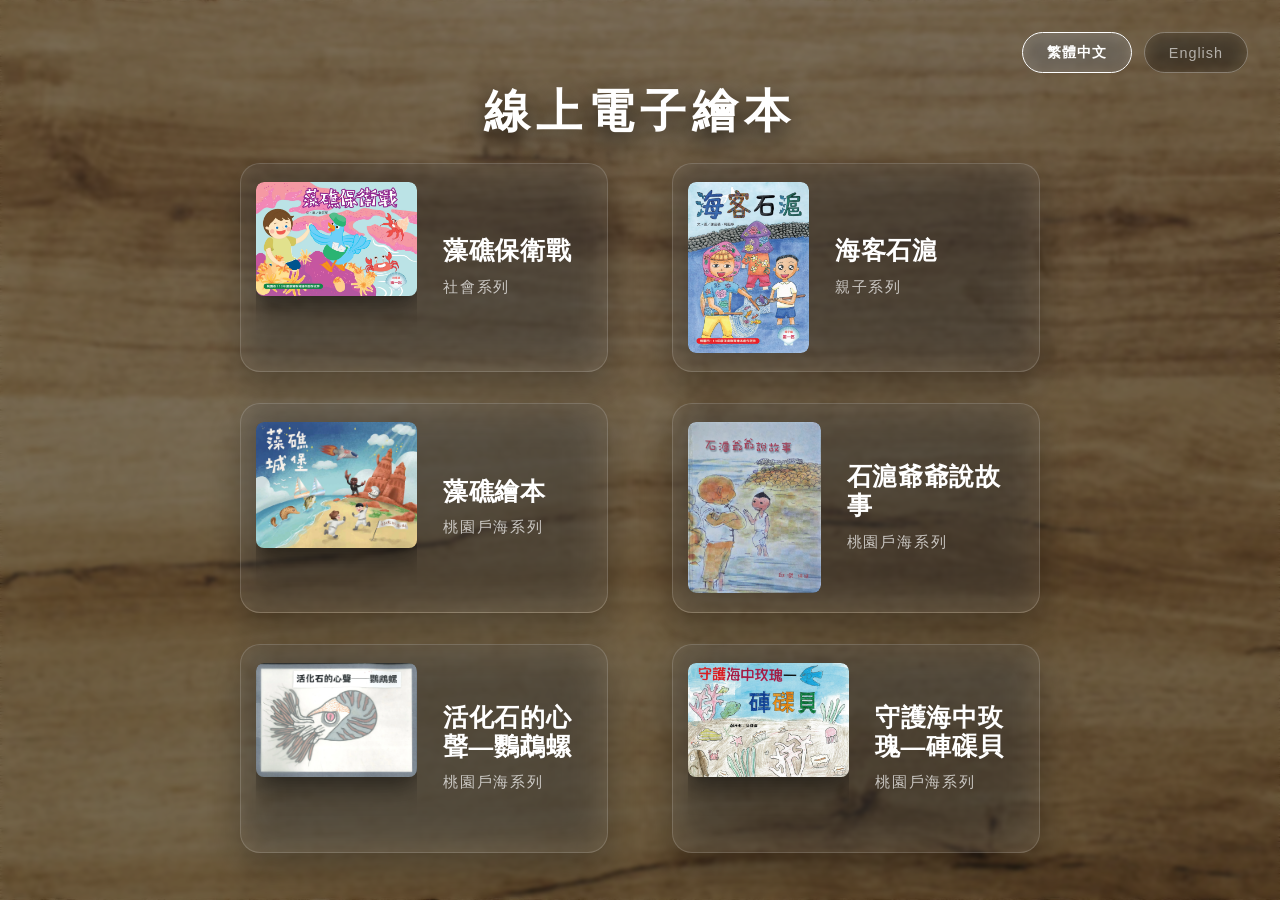
<file: index.html>
<!DOCTYPE html>
<html lang="en">
<head>
    <meta charset="UTF-8">
    <meta name="viewport" content="width=device-width, initial-scale=1.0">
    <meta http-equiv="Cache-Control" content="no-cache, no-store, must-revalidate">
    <meta http-equiv="Pragma" content="no-cache">
    <meta http-equiv="Expires" content="0">
    <title>線上電子繪本 | 互動繪本閱讀平台</title>
    <link rel="stylesheet" href="style.css?v=202604011534">
    <style>
        body {
            background: url('bg_optimized.webp') no-repeat center center fixed;
            background-size: cover;
            margin: 0;
            overflow: hidden;
            font-family: 'Inter', sans-serif;
        }
        #entrance-overlay {
            background: rgba(0, 0, 0, 0.4); /* 加上半透明遮罩讓文字更清晰 */
            backdrop-filter: blur(2px);
            animation: fadeIn 0.8s ease-out;
        }
        .book-card {
            background: rgba(255, 255, 255, 0.08);
            backdrop-filter: blur(20px);
            border: 1px solid rgba(255, 255, 255, 0.15);
            padding: 1.5rem;
            border-radius: 20px;
            text-align: center;
            color: white;
            transition: all 0.5s cubic-bezier(0.175, 0.885, 0.32, 1.275);
            box-shadow: 0 15px 35px rgba(0,0,0,0.3);
            cursor: pointer;
            width: 300px; /* 稍微放大寬度 */
            text-decoration: none;
            display: block;
            height: fit-content; /* 關鍵：根據內容縮放，不強制拉長 */
        }
        .book-card:hover {
            transform: translateY(-15px) scale(1.03);
            background: rgba(255, 255, 255, 0.15);
            box-shadow: 0 30px 60px rgba(0,0,0,0.5);
            border-color: rgba(255, 255, 255, 0.3);
        }
        .cover-img {
            width: 100%;
            height: auto; /* 不強制裁切，完整呈現 */
            object-fit: contain;
            border-radius: 8px;
            margin-bottom: 1.5rem;
            box-shadow: 0 10px 25px rgba(0,0,0,0.5);
            transition: transform 0.5s;
        }
        .book-card:hover .cover-img {
            transform: rotate(-2deg);
        }
        /* 預設隱藏開發測試區內容 */
        #tuning-panel, #book, #phonetic-toggle-btn, #version-banner {
            display: none !important;
        }
        /* Keep the complete library, including cover thumbnails, inside a viewport-safe area. */
        #entrance-overlay {
            overflow-y: hidden;
            box-sizing: border-box;
            padding: clamp(76px, 9vh, 108px) clamp(16px, 4vw, 64px) clamp(56px, 7vh, 82px);
            display: grid !important;
            grid-template-columns: minmax(0, 1fr);
            grid-template-rows: auto minmax(0, 1fr);
            justify-items: center;
            align-items: stretch;
            gap: clamp(28px, 4vh, 48px);
        }
        #main-title {
            margin: 0 !important;
            align-self: end;
            font-size: clamp(1.75rem, 3.6vw, 3rem) !important;
        }
        #entrance-overlay > div:nth-of-type(2) {
            width: min(92vw, 840px);
            box-sizing: border-box;
            height: 100%;
            min-height: 0;
            display: grid !important;
            grid-template-columns: repeat(2, minmax(0, 1fr));
            grid-template-rows: repeat(3, minmax(0, 1fr));
            gap: clamp(20px, 2.2vw, 34px);
            align-items: stretch;
        }
        .book-card,
        .book-card[style] {
            width: auto !important;
            min-width: 0;
            min-height: 0;
            height: 100%;
            padding: clamp(10px, 1.2vw, 18px);
            display: flex;
            flex-direction: row;
            justify-content: center;
            align-items: center;
            gap: clamp(14px, 2vw, 28px);
            text-align: left;
            overflow: hidden;
        }
        .cover-frame {
            display: block;
            flex: 0 0 auto;
            height: clamp(116px, 19vh, 176px);
            max-width: 48%;
            overflow: hidden;
            border-radius: 8px;
        }
        .cover-img {
            display: block;
            width: auto;
            height: auto;
            min-height: 0;
            max-width: 100%;
            max-height: 100%;
            object-fit: contain;
            margin: 0;
        }
        .book-meta {
            flex: 1 1 0;
            min-width: 0;
        }
        .book-card .b-title {
            font-size: clamp(1.15rem, 2vw, 1.55rem) !important;
            line-height: 1.16;
            margin: 0 !important;
            letter-spacing: 0.03em !important;
        }
        .book-card .b-cat {
            margin: clamp(8px, 1.2vh, 14px) 0 0 !important;
            font-size: clamp(0.76rem, 1.2vw, 0.95rem) !important;
            letter-spacing: 0.12em !important;
        }
        /* Only let the shelf scroll after shrinking it would make the books impractically small. */
        @media (min-width: 701px) and (max-height: 620px) {
            #entrance-overlay {
                display: flex !important;
                flex-direction: column;
                justify-content: flex-start !important;
                overflow-y: auto;
                padding-top: 82px;
                padding-bottom: 48px;
            }
            #main-title { flex: 0 0 auto; }
            #entrance-overlay > div:nth-of-type(2) {
                height: 560px;
                flex: 0 0 560px;
                margin-top: 32px;
            }
        }
        @media (max-width: 700px) {
            #entrance-overlay {
                display: flex !important;
                justify-content: flex-start !important;
                overflow-y: auto;
                padding: 82px 12px 48px;
            }
            #main-title {
                font-size: clamp(1.8rem, 8vw, 3rem) !important;
            }
            #entrance-overlay > div:nth-of-type(2) {
                width: min(92vw, 420px);
                height: auto;
                flex: 0 0 auto;
                margin-top: 28px;
                grid-template-columns: 1fr;
                grid-template-rows: none;
            }
            .book-card { gap: 16px; }
            .cover-frame { height: clamp(92px, 28vw, 142px); max-width: 46%; }
        }
    </style>
</head>
<body>

    <!-- Entrance Overlay -->
    <div id="entrance-overlay" style="position: fixed; top: 0; left: 0; width: 100vw; height: 100vh; z-index: 10000; display: flex; flex-direction: column; align-items: center; justify-content: center;">
        
        <!-- Language Switcher (使用行內樣式確保絕對生效) -->
        <div style="position: absolute; top: 2rem; right: 2rem; display: flex; gap: 12px; z-index: 10001;">
            <button id="btn-zh" onclick="setLang('zh-TW')" style="background: rgba(255,255,255,0.2); border: 1px solid white; color: white; padding: 10px 24px; border-radius: 30px; cursor: pointer; transition: all 0.3s; font-size: 0.9rem; letter-spacing: 1px; font-weight: bold; backdrop-filter: blur(10px);">繁體中文</button>
            <button id="btn-en" onclick="setLang('en')" style="background: transparent; border: 1px solid rgba(255,255,255,0.3); color: rgba(255,255,255,0.6); padding: 10px 24px; border-radius: 30px; cursor: pointer; transition: all 0.3s; font-size: 0.9rem; letter-spacing: 1px; backdrop-filter: blur(10px);">English</button>
        </div>

        <h1 id="main-title" style="color: white; font-size: 3.8rem; margin-bottom: 4rem; text-shadow: 0 10px 30px rgba(0,0,0,0.8); letter-spacing: 6px; font-weight: 800; text-align: center;">線上電子繪本</h1>
        
        <div style="display: flex; gap: 4rem; flex-wrap: wrap; justify-content: center; align-items: center; padding: 0 20px;">
            <a href="viewer.html?book=zaojiao&lang=zh-TW" class="book-card book-link" data-book="zaojiao">
                <span class="cover-frame"><img src="pages_zaojiao_tw/page_001.webp" class="cover-img" alt="Cover"></span>
                <div class="book-meta">
                    <h2 class="b-title" style="font-size: 1.6rem; margin: 0; font-weight: 600; letter-spacing: 1px;">藻礁保衛戰</h2>
                    <p class="b-cat" style="margin-top: 12px; font-size: 0.9rem; opacity: 0.7; font-weight: 400; letter-spacing: 2px;">社會系列</p>
                </div>
            </a>
            
            <a href="viewer.html?book=shigo&lang=zh-TW" class="book-card book-link" data-book="shigo">
                <span class="cover-frame"><img src="pages_shigo_tw/page_001.webp" class="cover-img" alt="Cover"></span>
                <div class="book-meta">
                    <h2 class="b-title" style="font-size: 1.6rem; margin: 0; font-weight: 600; letter-spacing: 1px;">海客石滬</h2>
                    <p class="b-cat" style="margin-top: 12px; font-size: 0.9rem; opacity: 0.7; font-weight: 400; letter-spacing: 2px;">親子系列</p>
                </div>
            </a>

            <a href="viewer.html?book=zaojiao_story&lang=zh-TW" class="book-card book-link" data-book="zaojiao_story">
                <span class="cover-frame"><img src="pages_zaojiao_story_tw/page_001.webp" class="cover-img" alt="Cover"></span>
                <div class="book-meta">
                    <h2 class="b-title" style="font-size: 1.6rem; margin: 0; font-weight: 600; letter-spacing: 1px;">藻礁繪本</h2>
                    <p class="b-cat" style="margin-top: 12px; font-size: 0.9rem; opacity: 0.7; font-weight: 400; letter-spacing: 2px;">桃園戶海系列</p>
                </div>
            </a>

            <a href="viewer.html?book=penghu_shihu&lang=zh-TW" class="book-card book-link" data-book="penghu_shihu">
                <span class="cover-frame"><img src="pages_penghu_shihu_tw/page_001.webp" class="cover-img" alt="Cover"></span>
                <div class="book-meta">
                    <h2 class="b-title" style="font-size: 1.6rem; margin: 0; font-weight: 600; letter-spacing: 1px;">石滬爺爺說故事</h2>
                    <p class="b-cat" style="margin-top: 12px; font-size: 0.9rem; opacity: 0.7; font-weight: 400; letter-spacing: 2px;">桃園戶海系列</p>
                </div>
            </a>
            <a href="viewer.html?book=nautilus&lang=zh-TW" class="book-card book-link" data-book="nautilus">
                <span class="cover-frame"><img src="pages_nautilus_tw/page_001.webp" class="cover-img" alt="Cover"></span>
                <div class="book-meta">
                    <h2 class="b-title" style="font-size: 1.6rem; margin: 0; font-weight: 600; letter-spacing: 1px;">活化石的心聲—鸚鵡螺</h2>
                    <p class="b-cat" style="margin-top: 12px; font-size: 0.9rem; opacity: 0.7; font-weight: 400; letter-spacing: 2px;">桃園戶海系列</p>
                </div>
            </a>
            <a href="viewer.html?book=chequbei&lang=zh-TW" class="book-card book-link" data-book="chequbei">
                <span class="cover-frame"><img src="pages_chequbei_tw/page_001.webp" class="cover-img" alt="Cover"></span>
                <div class="book-meta">
                    <h2 class="b-title" style="font-size: 1.6rem; margin: 0; font-weight: 600; letter-spacing: 1px;">守護海中玫瑰—硨磲貝</h2>
                    <p class="b-cat" style="margin-top: 12px; font-size: 0.9rem; opacity: 0.7; font-weight: 400; letter-spacing: 2px;">桃園戶海系列</p>
                </div>
            </a>
        </div>
    </div>
    </div>

    <script>
        const LANGUAGE_PREFERENCE_KEY = 'onlinebook.language';
        let currentLang = 'zh-TW';
        const i18n = {
            'zh-TW': {
                title: '線上電子繪本',
                dev: '進入 3D 互動繪本測試 (開發區)',
                books: {
                    zaojiao: { title: '藻礁保衛戰', cat: '社會系列' },
                    shigo: { title: '海客石滬', cat: '親子系列' },
                    zaojiao_story: { title: '藻礁繪本', cat: '桃園戶海系列' },
                    penghu_shihu: { title: '石滬爺爺說故事', cat: '桃園戶海系列' },
                    nautilus: { title: '活化石的心聲—鸚鵡螺', cat: '桃園戶海系列' },
                    chequbei: { title: '守護海中玫瑰—硨磲貝', cat: '桃園戶海系列' }
                }
            },
            'en': {
                title: 'Online E-Books',
                dev: 'Enter 3D Interactive Test Area (Dev)',
                books: {
                    zaojiao: { title: 'Algal Reef Defense', cat: 'Social Series' },
                    shigo: { title: 'Shigo Stone Weir', cat: 'Parenting Series' },
                    zaojiao_story: { title: 'Algal Reef Picture Book', cat: 'Taoyuan Coastal Series' },
                    penghu_shihu: { title: 'Grandpa Stone Weir Tells a Story', cat: 'Taoyuan Coastal Series' },
                    nautilus: { title: 'Voice of a Living Fossil: The Nautilus', cat: 'Taoyuan Coastal Series' },
                    chequbei: { title: 'Guardians of the Sea Rose: Giant Clam', cat: 'Taoyuan Coastal Series' }
                }
            }
        };

        function setLang(lang) {
            currentLang = lang;
            try { localStorage.setItem(LANGUAGE_PREFERENCE_KEY, lang); } catch (_) { /* Storage may be unavailable in private mode. */ }
            const t = i18n[lang];
            
            // Update UI
            document.getElementById('main-title').textContent = t.title;
            
            // Update Books
            document.querySelectorAll('.book-link').forEach(link => {
                const key = link.dataset.book;
                link.href = `viewer.html?book=${key}&lang=${lang}&ui=20261115`;
                link.querySelector('.b-title').textContent = t.books[key].title;
                link.querySelector('.b-cat').textContent = t.books[key].cat;
            });

            // Update Buttons (Inline Style Version)
            const bZh = document.getElementById('btn-zh');
            const bEn = document.getElementById('btn-en');
            
            if (lang === 'zh-TW') {
                bZh.style.background = 'rgba(255,255,255,0.2)';
                bZh.style.borderColor = 'white';
                bZh.style.color = 'white';
                bZh.style.fontWeight = 'bold';
                
                bEn.style.background = 'transparent';
                bEn.style.borderColor = 'rgba(255,255,255,0.3)';
                bEn.style.color = 'rgba(255,255,255,0.6)';
                bEn.style.fontWeight = 'normal';
            } else {
                bEn.style.background = 'rgba(255,255,255,0.2)';
                bEn.style.borderColor = 'white';
                bEn.style.color = 'white';
                bEn.style.fontWeight = 'bold';
                
                bZh.style.background = 'transparent';
                bZh.style.borderColor = 'rgba(255,255,255,0.3)';
                bZh.style.color = 'rgba(255,255,255,0.6)';
                bZh.style.fontWeight = 'normal';
            }
        }

        // Restore the reader's last language choice whenever the bookshelf opens.
        try {
            const savedLang = localStorage.getItem(LANGUAGE_PREFERENCE_KEY);
            if (savedLang && i18n[savedLang]) currentLang = savedLang;
        } catch (_) { /* Keep Traditional Chinese as the safe default. */ }
        setLang(currentLang);

        function enterDevMode() {
            document.getElementById('entrance-overlay').style.display = 'none';
            // 顯示所有被隱藏的開發工具
            document.querySelectorAll('#tuning-panel, #book, #phonetic-toggle-btn, #version-banner').forEach(el => {
                el.style.setProperty('display', 'block', 'important');
            });
            document.body.style.overflow = 'auto';
        }
    </script>

    <!-- Tuning Panel -->
    <div id="tuning-panel" style="position: fixed; top: 70px; right: 20px; background: rgba(0,0,0,0.85); color: white; padding: 15px; border-radius: 15px; z-index: 5000; font-family: sans-serif; font-size: 12px; backdrop-filter: blur(10px); border: 1px solid rgba(255,255,255,0.2); width: 250px; box-shadow: 0 10px 40px rgba(0,0,0,0.6); max-height: 85vh; overflow-y: auto;">
        <div style="margin-bottom: 12px; font-weight: bold; border-bottom: 1px solid rgba(255,255,255,0.2); padding-bottom: 5px; color: #ffcc00; display: flex; justify-content: space-between; align-items: center;">
            <span>🎨 繪本排版大師 (V.202604011534)</span>
            <span style="font-size: 10px; opacity: 0.6;">STRUCTURAL RECTIFICATION MASTER</span>
        </div>

        <!-- Punctuation Engine Section -->
        <div style="margin-bottom:15px; background: rgba(255,165,0,0.1); padding: 8px; border-radius: 8px; border: 1px solid rgba(255,165,0,0.2);">
            <div style="font-weight:bold; margin-bottom:8px; color: #ffa500;">✨ 標點引擎 (Punctuation)</div>
            <select id="punc-engine" style="width: 100%; background: #333; color: white; border: 1px solid #555; border-radius: 5px; padding: 5px; font-size: 11px;">
                <option value="normal">模式 A：一般模式 (原始排版)</option>
                <option value="sticky">模式 B：粘滯模式 (防行首)</option>
                <option value="justified">模式 C：智慧對齊 (兩端對齊)</option>
                <option value="adobe">模式 D：Adobe 智慧滿行 (Legacy)</option>
                <option value="ai" selected>模式 E：JSON 微調 (AI Layout)</option>
            </select>
            <div style="margin-top: 8px; font-size: 10px; opacity: 0.7; line-height: 1.4;">* 模式 E 由 JSON 提供字距權重，可讓 AI 微調每個 gap。</div>
        </div>
        
        <!-- Typography Section -->
        <div style="margin-bottom:15px; background: rgba(255,255,255,0.05); padding: 8px; border-radius: 8px;">
            <div style="font-weight:bold; margin-bottom:8px; opacity:0.8;">【文字排版】</div>
            <label style="display:block; margin-bottom:5px;">大小 (Size): <span id="size-val">2.2</span>rem</label>
            <input type="range" id="size-slider" min="1.5" max="5" step="0.1" value="2.2" style="width:100%;">

            <label style="display:block; margin-top:10px; margin-bottom:5px;">行距 (Line Gap): <span id="line-val">10</span>px</label>
            <input type="range" id="line-slider" min="0" max="100" step="1" value="10" style="width:100%;">
            <div style="margin-top: 10px; font-size: 10px; opacity: 0.7; line-height: 1.4;">* 字距改由 JSON / AI 輸出，不再用滑桿調整。</div>
        </div>

        <!-- Box Section -->
        <div style="background: rgba(255,255,255,0.05); padding: 8px; border-radius: 8px;">
            <div style="font-weight:bold; margin-bottom:8px; opacity:0.8;">【容器背景】</div>
            <label style="display:block; margin-bottom:5px;">寬度 (Width): <span id="width-val">65</span>%</label>
            <input type="range" id="width-slider" min="30" max="95" step="1" value="65" style="width:100%;">
            
            <label style="display:block; margin-top:10px; margin-bottom:5px;">透明度 (Opacity): <span id="opacity-val">0.92</span></label>
            <input type="range" id="opacity-slider" min="0" max="1" step="0.01" value="0.92" style="width:100%;">
            
            <label style="display:block; margin-top:10px; margin-bottom:5px;">羽化 (Blur): <span id="blur-val">12</span>px</label>
            <input type="range" id="blur-slider" min="0" max="40" step="1" value="12" style="width:100%;">
            
            <label style="display:block; margin-top:10px; margin-bottom:5px;">圓角 (Radius): <span id="radius-val">12</span>px</label>
            <input type="range" id="radius-slider" min="0" max="100" step="1" value="12" style="width:100%;">
        </div>
        
        <div style="margin-top:12px; font-size: 11px; opacity: 0.7;">* 調好後請截圖回覆數值</div>
    </div>

    <div id="book" class="book">
        <!-- Leaves dynamically injected here -->
    </div>

    <!-- UI Phonetic System Toggle -->
    <button id="phonetic-toggle-btn">切換拼音</button>

    <!-- Version banner that drops down on load -->
    <!-- Version banner with more visible styling: Bright Amber background -->
    <div id="version-banner" style="position: fixed; top: -50px; left: 50%; transform: translateX(-50%); background: #ffcc00; padding: 5px 20px; border-radius: 0 0 10px 10px; color: #000; font-family: monospace; font-weight: bold; font-size: 1rem; z-index: 3000; backdrop-filter: blur(5px); transition: top 0.5s cubic-bezier(0.25, 0.8, 0.25, 1); box-shadow: 0 5px 15px rgba(0,0,0,0.5); border: 2px solid #fff; border-top: none;">V.202604011534</div>

    <script src="script.js?v=20261115-reader-refresh"></script>
</body>
</html>
</file>
<file: style.css>
* {
    user-select: none;
    -webkit-user-select: none;
    -webkit-user-drag: none;
    -moz-user-select: none;
    -ms-user-select: none;
}

body {
    background:
        radial-gradient(circle at 50% 45%, rgba(255, 247, 229, 0.95), rgba(248, 234, 210, 0.94) 42%, rgba(235, 218, 188, 0.92) 100%);
    display: flex;
    justify-content: center;
    align-items: center;
    min-height: 100vh;
    margin: 0;
    font-family: 'Segoe UI', Tahoma, Geneva, Verdana, sans-serif;
    overflow: hidden;
}

.book {
    width: 100vw;
    height: 100vh;
    display: flex;
    perspective: 3500px;
    position: relative;
    background:
        radial-gradient(circle at center, rgba(255, 252, 245, 0.45), rgba(255, 252, 245, 0) 42%),
        linear-gradient(145deg, rgba(250, 241, 223, 1), rgba(237, 223, 195, 1));
    cursor: grab;
}

.book:active {
    cursor: grabbing;
}

.page {
    width: 50%;
    height: 100%;
    position: absolute;
    top: 0;
    background-color: #fdfdfd;
    box-sizing: border-box;
}

.leaf {
    position: absolute;
    right: 0;
    width: 50%; /* EXACT 50% so pivot is exactly dead center */
    height: 100%;
    transform-style: preserve-3d;
    transform-origin: left center;
    cursor: grab;
}

.leaf:active { cursor: grabbing; }

.face {
    position: absolute;
    width: calc(100% + 2px); /* Extend 2px total */
    left: -1px; /* Bleed 1px past the spine center line to eliminate gap */
    height: 100%;
    backface-visibility: hidden;
    overflow: hidden;
    background-color: #f7eddc;
}

.face.front {
    transform: rotateY(0deg);
}

.face.back {
    transform: rotateY(180deg);
}

.shadow-overlay {
    position: absolute;
    top: 0;
    left: 0;
    width: 100%;
    height: 100%;
    pointer-events: none;
}

.face.front .shadow-overlay {
    background: linear-gradient(to right, rgba(0,0,0,0.35) 0%, rgba(0,0,0,0) 25%);
    opacity: 0; 
}

.face.back .shadow-overlay {
    background: linear-gradient(to left, rgba(0,0,0,0.35) 0%, rgba(0,0,0,0) 25%);
    opacity: 0; 
}

/* Step-by-Step Guided Tutorial Overlay */
#tutorial-container {
    position: fixed;
    top: 0;
    left: 0;
    width: 100vw;
    height: 100vh;
    pointer-events: none;
    z-index: 2000;
}

.tutorial-box {
    position: absolute;
    top: 3%;
    width: 44%;
    height: 94%;
    border: 4px dashed rgba(255, 255, 255, 0.8);
    border-radius: 20px;
    background: rgba(0, 0, 0, 0.2);
    display: flex;
    justify-content: center;
    align-items: center;
    animation: pulse 2s infinite;
    transition: opacity 0.5s ease;
}

#tutorial-next {
    right: 3%;
}

#tutorial-prev {
    left: 3%;
}

.tutorial-text {
    text-align: center;
    color: white;
    background: rgba(0, 0, 0, 0.8);
    padding: 30px 40px;
    border-radius: 15px;
    box-shadow: 0 15px 40px rgba(0,0,0,0.8);
    backdrop-filter: blur(10px);
}

.tutorial-text span {
    font-size: 3.5rem;
    display: block;
    margin-bottom: 10px;
    gap: var(--char-gap, 1.5em);
    animation: bounceX 1.5s infinite;
}

.tutorial-text h3 {
    margin: 0 0 10px 0;
    font-size: 1.8rem;
    letter-spacing: 2px;
}

.tutorial-text p {
    margin: 0;
    font-size: 1.2rem;
    color: #ccc;
}

@keyframes pulse {
    0% { background: rgba(0, 0, 0, 0.1); border-color: rgba(255,255,255,0.4); }
    50% { background: rgba(0, 0, 0, 0.5); border-color: rgba(255,255,255,1); }
    100% { background: rgba(0, 0, 0, 0.1); border-color: rgba(255,255,255,0.4); }
}

@keyframes bounceX {
    0%, 100% { transform: translateX(0); }
    50% { transform: translateX(15px); }
}

#tutorial-prev .tutorial-text span {
    animation: bounceXReverse 1.5s infinite;
}

@keyframes bounceXReverse {
    0%, 100% { transform: translateX(0); }
    50% { transform: translateX(-15px); }
}

/* Ruby Text Toggle — managed by body[data-phonetic] rules at bottom of file */

/* Phonetic UI and Ruby Block Structures */
#phonetic-toggle-btn {
    position: fixed;
    top: 20px;
    right: 20px;
    padding: 10px 20px;
    background: rgba(0,0,0,0.8);
    color: white;
    border: 1px solid rgba(255,255,255,0.3);
    border-radius: 30px;
    cursor: pointer;
    z-index: 2000;
    font-family: 'Heiti TC', sans-serif;
    font-size: 14px;
    backdrop-filter: blur(5px);
    transition: all 0.3s ease;
}

#phonetic-toggle-btn:hover {
    background: rgba(50,50,50,0.9);
}

#phonetic-toggle-btn:active {
    transform: scale(0.95);
}

/* Text Container */
.page-text-container {
    position: absolute;
    width: var(--box-width, 65%);
    bottom: 15%;
    left: 50%;
    transform: translateX(-50%); /* Center the container based on its width */
    display: flex;
    flex-direction: column;
    justify-content: flex-end;
    align-items: stretch;     /* CRITICAL: Force children to fill the full box width */
    padding: 22px 28px 18px;
    background: rgba(255, 248, 230, var(--box-opacity, 0.92)); 
    border-radius: var(--box-radius, 12px);
    backdrop-filter: blur(var(--box-blur, 12px));
    box-shadow: 0 8px 30px rgba(0,0,0,0.25);
    border: 1px solid rgba(255,255,255,0.7);
    pointer-events: none;
    transition: width 0.1s ease, background 0.1s ease;
}



.text-line {
    display: flex;
    flex-wrap: wrap;
    align-items: flex-end; /* all char bottoms snap to same baseline */
    margin-bottom: var(--line-gap, 10px); /* Manual line break spacing */
    row-gap: var(--line-gap, 10px);       /* Automatic wrapping spacing */
    column-gap: var(--char-gap, 1.8em);   
    line-height: 1;                       
}

/* -- Punctuation Mastering Engine Modes -- */

/* MODE: Justified */
.text-line.is-justified {
    justify-content: space-between;
}

/* MODE: Adobe Full Justify (The Pro indesign look) */
.text-line.is-adobe-justified,
.text-line.is-ai-layout {
    display: flex;
    flex-wrap: wrap;
    justify-content: flex-start;
    width: 100% !important;      /* RESTORED: Must be 100% to allow items to distribute */
    box-sizing: border-box;      /* Important to keep width 100% safe */
    align-items: flex-end;
    column-gap: 0 !important;
}

.text-line.is-ai-layout {
    flex-wrap: wrap;
}

/* Base unit for one character + its phonetics */
.char-block {
    display: inline-flex;
    flex-direction: column;
    align-items: flex-start;
    margin: 0;
    font-size: var(--char-size, 2.2rem);
    vertical-align: bottom;
    flex: 0 0 auto;             /* Critical: don't let browser stretch the block */
    transition: margin-right 0.05s ease; /* Smooth out the live-tuning */
}

/* Sticky pair logic remains for punctuation head-tail prevention */
.sticky-pair {
    display: inline-flex;
    flex-direction: row;
    align-items: flex-end;
    white-space: nowrap;
    flex: 0 0 auto;
}

/* ── char-block: wrapper for one character + its phonetics ── */
.char-block {
    display: inline-flex;
    flex-direction: column;   /* pinyin stacks above the char-row */
    align-items: flex-start;
    margin: 0;                /* Spacing is now handled by the parent's 'gap' property */
    font-size: var(--char-size, 2.2rem); /* RESTORED: Now follows the slider! */
    vertical-align: bottom;
}

/* ── char-row: horizontal pair of [kanji] [zhuyin column] ── */
.char-row {
    display: inline-flex;
    flex-direction: row;
    /* flex-end: bottoms of char-base and zhuyin-col align at same line.
       This ensures ALL characters sit on the same baseline regardless
       of how many phonetic symbols they have above them.            */
    align-items: flex-end;
}

/* ── The Chinese character ── */
.char-base {
    font-weight: 700;
    color: #333;
    line-height: 1;
    font-family: 'DFKai-sb', 'BiauKai', 'Heiti TC', serif;
    position: relative;
}

.char-base.polyphone-warning { color: #d9423e; }

.char-base.polyphone-warning::after {
    content: '';
    position: absolute;
    bottom: -4px;
    left: 50%;
    transform: translateX(-50%);
    width: 5px;
    height: 5px;
    border-radius: 50%;
    background: #d9423e;
}

/* ── Zhuyin two-column block (NO writing-mode — prevents all rotation bugs) ── */
.char-rt.zhuyin {
    display: inline-flex;
    flex-direction: row;          /* side-by-side: [main-col] [tone-col] */
    align-items: center;          /* Vertically center the zhuyin symbols next to the kanji instead of top-aligning */
    font-family: 'BiauKai', 'DFKai-sb', 'MingLiU', serif;
    font-size: 0.35em;            /* Math: 0.35 * 3 symbols = ~1em (matches char height) */
    color: #333;
    margin-left: 0.25em;          /* Increased spacing from own kanji to ensure clarity */
    line-height: 1;
    align-self: stretch;
}

/* Left column: consonant + medial + vowel stacked top-to-bottom */
.zh-col-main {
    display: flex;
    flex-direction: column;       /* stack each phonetic character vertically */
    align-items: center;
}

/* Right column: tone mark, vertically centered */
.zh-col-tone {
    display: flex;
    flex-direction: column;
    justify-content: center;      /* Vertically center the tone mark relative to the whole zhuyin block */
    align-items: center;
    align-self: stretch;          /* Stretch column to fill height so center alignment works */
    font-size: 0.9em;             /* tone mark slightly smaller */
    margin-left: -0.05em;         /* pull tone mark slightly closer to phonetic symbols */
    padding-right: 0.6em;         /* Final Value to prevent wide tone marks from bleeding */
    min-width: 0.5em;
    flex-shrink: 0;               /* CRITICAL: Prevent the padding space from being squashed */
}

/* Each individual phonetic glyph */
.zh-c {
    display: block;
    text-align: center;
    line-height: 0.9;             /* Reduced vertical spacing so 3 symbols pack tightly into the char height */
    /* NO writing-mode — every glyph stays in its natural orientation */
}

/* ── Pinyin: above the char-row, center-aligned ── */
.char-rt.pinyin {
    font-family: 'Arial', 'Helvetica', sans-serif;
    font-size: 0.32em;
    color: #555;
    line-height: 1.3;
    white-space: nowrap;
    align-self: center;
    margin-bottom: 2px;
    display: block;
    text-align: center;
    width: 100%;
}

/* ── Phonetic visibility switcher ── */
body[data-phonetic="zhuyin"] .char-rt.pinyin  { display: none !important; }
body[data-phonetic="zhuyin"] .char-rt.zhuyin  { display: inline-flex !important; }
body[data-phonetic="pinyin"]  .char-rt.zhuyin  { display: none !important; }
body[data-phonetic="pinyin"]  .char-rt.pinyin  { display: block !important; }

/* ── word-group: prevent line-breaking mid-word ── */
.word-group {
    display: inline-flex;
    white-space: nowrap;
    /* CRITICAL: must also use flex-end so chars inside the group
       share the same bottom baseline as the parent text-line. */
    align-items: flex-end;
    /* Ensure distance between characters within a word group too */
    column-gap: var(--char-gap, 1.8em);
}
</file>
